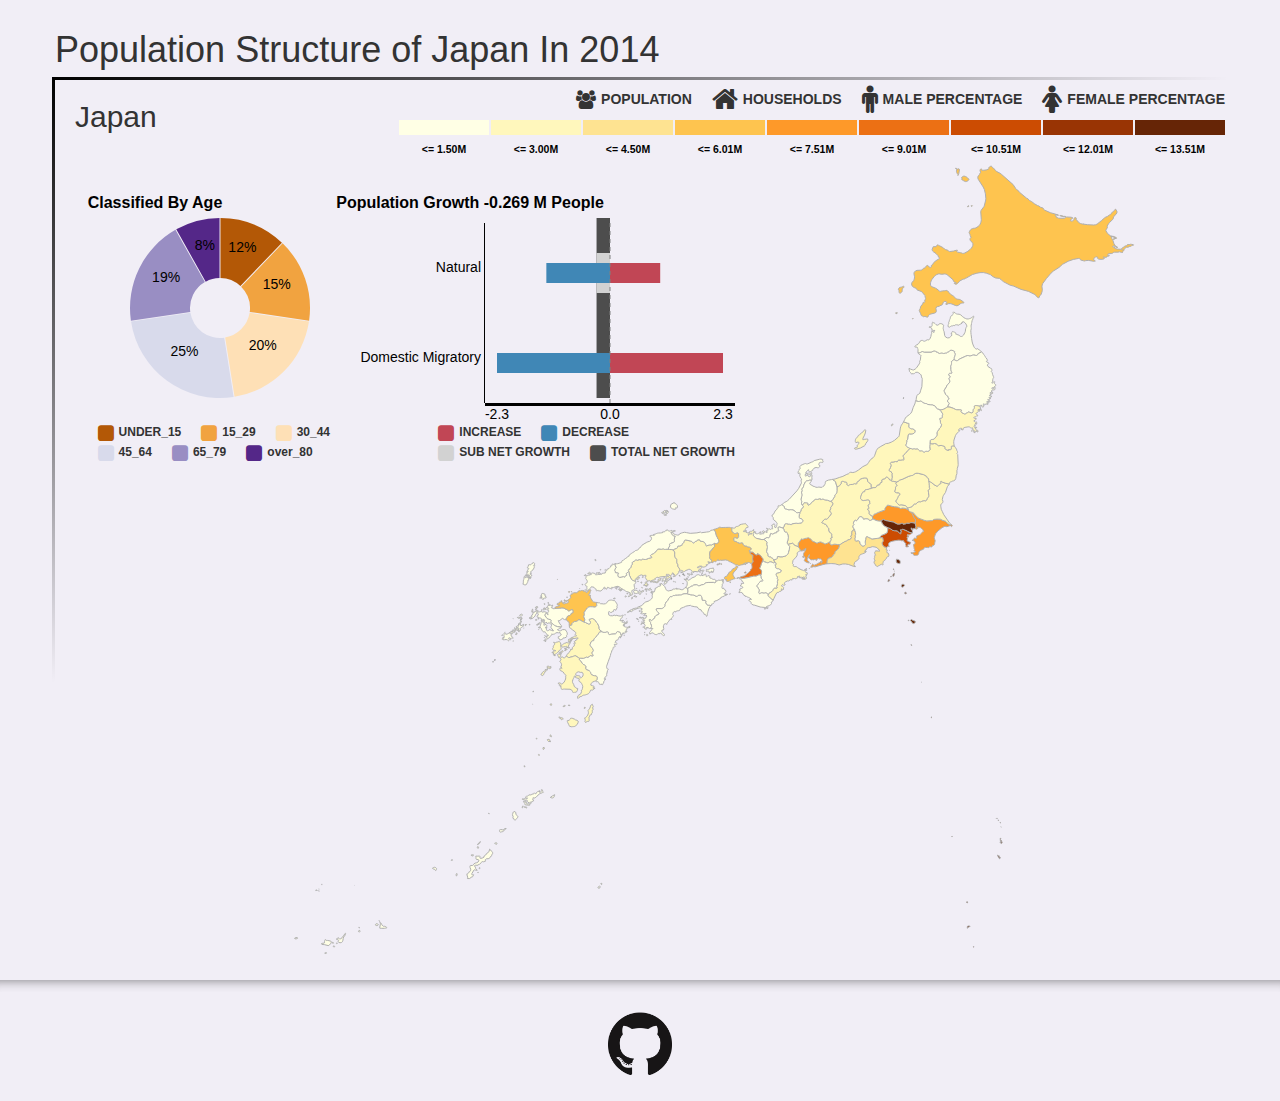
<file: proj-6-make-effective-data-visualization/first_sketch/index.html>
<!DOCTYPE html>
<html lang="en">
<head>
  <title>Population in Japan</title>
  <meta charset="utf-8">
  <meta content="width=device-width, initial-scale=1" name="viewport">
  <link href="css/bootstrap.min.css" rel="stylesheet">
  <link href="css/font-awesome.min.css" rel="stylesheet">
  <link href="css/customize.css" rel="stylesheet">
  <script type="text/javascript" src="js/jquery-1.12.4.min.js"></script>
  <script type="text/javascript" src="js/bootstrap.min.js"></script>
  <script type="text/javascript" src="js/colorbrewer.min.js"></script>
  <script type="text/javascript" src="js/d3.v3.min.js"></script>
  <script type="text/javascript" src="js/topojson.min.js"></script>
  <script type="text/javascript" src="js/d3-legend.min.js"></script>
  <script type="text/javascript" src="js/datamaps.jpn.min.js"></script>
  <script type="text/javascript" src="js/customize.js"></script>
</head>
<body>
<div class="container"  style="position:relative; padding-top: 10px;">
  <!--
  <div class="row">
    <div class="navbar-wrapper">
      <nav class="navbar navbar-inverse" role="navigation">
        <div class="navbar-header">
          <a id="nav-population" class="navbar-brand nav-active" href="#">POPULATION</a>
          <a id="nav-economics" class="navbar-brand" href="#">ECONOMICS</a>
        </div>
      </nav>
    </div>
  </div>
  -->
  <div class="row">
    <h1>Population Structure of Japan In 2014</h1>
  </div>
  <div class="row">
    <div style="position:relative;">
      <div id="detail_info">
        <div class="row"><h2 class="prefecture_name">Japan</h2></div>
        <div class="row">
          <div id="pie-chart"></div>
          <div id="bullet-chart"></div>
        </div>
      </div>
    </div>
  </div>
  <div class="row">
    <div id="map"></div>
  </div>
</div>
<hr class="style-shadow">
<footer>
  <div class="container">
    <div align="middle">
      <a href="https://github.com/ddrsmile/visualize" TARGET = "_blank"><img src="img/GitHub-Mark-120px-plus.png" width="64px" height="64px"></a>
    </div>
  </div>
</footer>
<script>
    $(document).ready(function() {
      create_graph('population')

      $(".navbar  a").on('click', function() {
        // highlight the tab that the reader clicks.
        $(this).siblings().removeClass("nav-active");
        $(this).addClass("nav-active");

        // Clear the existing map.
        $('div#map').children().remove();
        $('div#pie-chart').children().remove();
        $('div#bullet-chart').children().remove();

        // recreate the map
        topic = $(this).attr('id').split("-")[1];
        create_graph(topic)

      });

    });
</script>
</body>
</html>
</file>
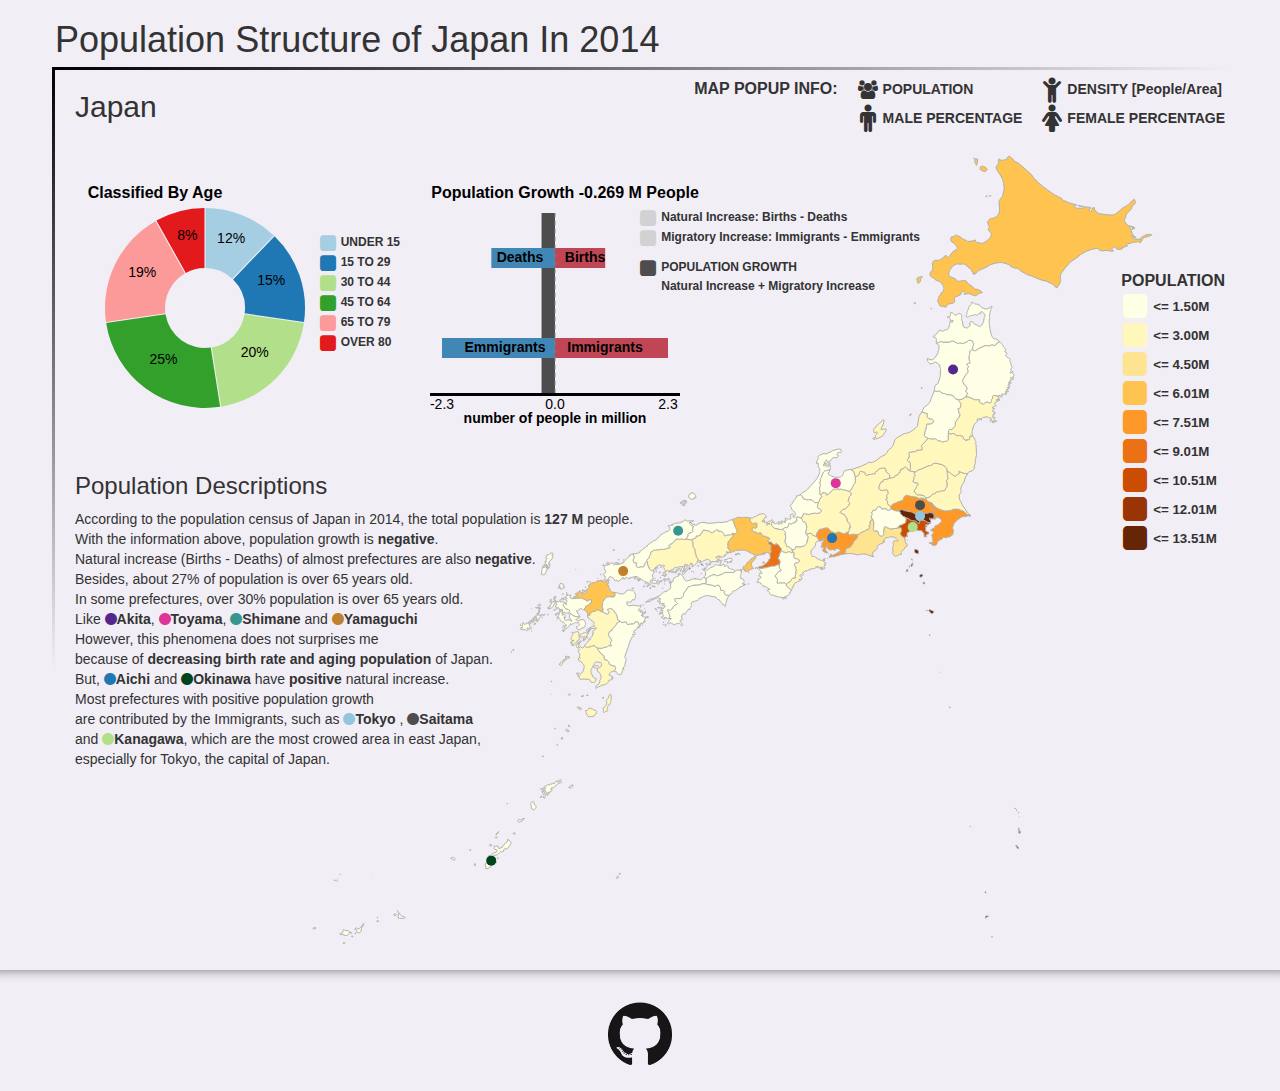
<file: proj-6-make-effective-data-visualization/second_sketch/index.html>
<!DOCTYPE html>
<html lang="en">
<head>
  <title>Population in Japan</title>
  <meta charset="utf-8">
  <meta content="width=device-width, initial-scale=1" name="viewport">
  <link href="css/bootstrap.min.css" rel="stylesheet">
  <link href="css/font-awesome.min.css" rel="stylesheet">
  <link href="css/customize.css" rel="stylesheet">
  <script type="text/javascript" src="js/jquery-1.12.4.min.js"></script>
  <script type="text/javascript" src="js/bootstrap.min.js"></script>
  <script type="text/javascript" src="js/colorbrewer.min.js"></script>
  <script type="text/javascript" src="js/d3.v3.min.js"></script>
  <script type="text/javascript" src="js/topojson.min.js"></script>
  <script type="text/javascript" src="js/datamaps.jpn.min.js"></script>
  <script type="text/javascript" src="js/customize.js"></script>
</head>
<body>
<div class="container"  style="position:relative;">
  <div id="population">
    <div class="row">
      <h1>Population Structure of Japan In 2014</h1>
    </div>
    <div class="row">
      <div style="position:relative;">
        <div class="detail_info">
          <div class="row"><h2 class="prefecture_name">Japan</h2></div>
          <div class="row">
            <div id="doughnut-age" class="doughnut-chart"></div>
            <div id="bar-growth" class="bar-chart"></div>
            <div id="population-descriptions" class="descriptions">
              <h3>Population Descriptions</h3>
              <p>According to the population census of Japan in 2014, the total population is <strong>127 M</strong> people. </p>
              <p>With the information above, population growth is <strong>negative</strong>.</p>
              <p>Natural increase (Births - Deaths) of almost prefectures are also <strong>negative</strong>.</p>
              <p>Besides, about 27% of population is over 65 years old.</p>
              <p>In some prefectures, over 30% population is over 65 years old.</p>
              <p>Like <i class="fa fa-circle" style="color: #54278f"></i><strong>Akita</strong>,
                <i class="fa fa-circle" style="color: #dd3497"></i><strong>Toyama</strong>,
                <i class="fa fa-circle" style="color: #35978f"></i><strong>Shimane</strong> and
                <i class="fa fa-circle" style="color: #bf812d"></i><strong>Yamaguchi</strong></p>
              <p>However, this phenomena does not surprises me</p>
              <p>because of <strong>decreasing birth rate and aging population</strong> of Japan.</p>
              <p>But, <i class="fa fa-circle" style="color: #1f78b4"></i><strong>Aichi</strong> and
                <i class="fa fa-circle" style="color: #00441b"></i><strong>Okinawa</strong>
                have <strong>positive</strong> natural increase.</p>
              <p>Most prefectures with positive population growth </p>
              <p>are contributed by the Immigrants, such as <i class="fa fa-circle" style="color: #92c5de"></i><strong>Tokyo</strong>
                , <i class="fa fa-circle" style="color: #4d4d4d"></i><strong>Saitama</strong></p>
              <p>  and <i class="fa fa-circle" style="color: #b2df8a"></i><strong>Kanagawa</strong>,
              which are the most crowed area in east Japan,</p>
              <p> especially for Tokyo, the capital of Japan.</p>
            </div>
          </div>
        </div>
      </div>
    </div>
    <div class="row">
      <div id="map"></div>
    </div>
  </div>
</div>
<hr class="style-shadow">
<footer>
  <div class="container">
    <div align="middle">
      <a href="https://github.com/ddrsmile/visualize" TARGET = "_blank"><img src="img/GitHub-Mark-120px-plus.png" width="64px" height="64px"></a>
    </div>
  </div>
</footer>
<script>
    d3.csv("data/data.csv", function(error, data){
        var collected_data = collect_data(data);
        create_graph(collected_data);
    });
</script>
</body>
</html>
</file>
<file: proj-6-make-effective-data-visualization/first_sketch/css/customize.css>
body{
    background-color: #f1eef6;
}

.nav-active {
    background-color: #000;
    color: #FFF !important;
}

#detail_info {
    position: absolute;
    padding-left: 20px;
    height: 600px;
    width: 100%;
    top: 0;
    left: 0;
    z-index: -1;
}

#detail_info .row {
    margin: 0;
}

#detail_info:before, #detail_info:after {
    content: "";
    position: absolute;
    top: -3px;
    left: -3px;
    z-index: -1;
}

#detail_info:before {
    bottom: -3px;
    width: 3px;
    background-image: -webkit-gradient(linear, 0 0, 0 100%, from(#000), to(transparent));
    background-image: -webkit-linear-gradient(#000, transparent);
    background-image: -moz-linear-gradient(#000, transparent);
    background-image: -o-linear-gradient(#000, transparent);

}

#detail_info:after {
    right: -3px;
    height: 3px;
    background-image: -webkit-gradient(linear, 0 0, 100% 0, from(#000), to(transparent));
    background-image: -webkit-linear-gradient(left, #000, transparent);
    background-image: -moz-linear-gradient(left, #000, transparent);
    background-image: -o-linear-gradient(left, #000, transparent);
}

table.map-pop tr.first-tr td {
    border-bottom: 1px dashed black;
}

table.map-pop tr td.td-icon {
    text-align: center;
}

table.map-pop tr td.td-val {
    text-align: right;
    padding:0 20px;
    font-weight: bold;

}

table#map-icon-legend tr td.td-legend-icon {
    text-align: center;
    padding-left: 20px;
}

table#map-icon-legend tr td.td-legend-val {
    text-align: right;
    padding-left: 5px;
    padding-right: 0;
    font-weight: bold;

}


#map {
    position: relative;
    width: 100%;
    height: 800px;
    margin-top: 80px;
}

#pie-chart {
    position: relative;
    width: 250px;
    float: left;
    margin-top: 50px;
    margin-left: 5px;
}


div#bullet-chart {
    position: relative;
    width: 400px;
    float: left;
    margin-top: 50px;
    margin-left: 5px;
}

table#bullet-icon-legend tr td.td-legend-icon,
table#pie-icon-legend tr td.td-legend-icon {
    text-align: center;
    padding-left: 20px;
}

table#bullet-icon-legend tr td.td-legend-val,
table#pie-icon-legend tr td.td-legend-val {
    text-align: right;
    padding-left: 5px;
    padding-right: 0;
    font-weight: bold;
    font-size: 9pt;

}

footer {
    clear: both;
    padding-bottom: 25px;
}

#font-awesome-logo {
    display: inline;
    width: 64px;
    height: 64px;
    padding: 15px;
}

#font-awesome-logo i {
    color: #a5d8c7;
    text-shadow: 0 1px 0 rgba(0,0,0,0.15);
}

hr.style-gradient {
    border: 0;
    height: 1px;
    background-image: linear-gradient(to right, rgba(0, 0, 0, 0), rgba(0, 0, 0, 0.75), rgba(0, 0, 0, 0));
}

hr.style-shadow {
    height: 12px;
    border: 0;
    box-shadow: inset 0 12px 12px -12px rgba(0, 0, 0, 0.5);
}
</file>
<file: proj-6-make-effective-data-visualization/second_sketch/css/customize.css>
body{
    background-color: #f1eef6;
}

.detail_info {
    position: absolute;
    padding-left: 20px;
    height: 600px;
    width: 100%;
    top: 0;
    left: 0;
}

.detail_info .row {
    margin: 0;
}

.detail_info:before, .detail_info:after {
    content: "";
    position: absolute;
    top: -3px;
    left: -3px;
    z-index: -1;
}

.detail_info:before {
    bottom: -3px;
    width: 3px;
    background-image: -webkit-gradient(linear, 0 0, 0 100%, from(#000), to(transparent));
    background-image: -webkit-linear-gradient(#000, transparent);
    background-image: -moz-linear-gradient(#000, transparent);
    background-image: -o-linear-gradient(#000, transparent);

}

.detail_info:after {
    right: -3px;
    height: 3px;
    background-image: -webkit-gradient(linear, 0 0, 100% 0, from(#000), to(transparent));
    background-image: -webkit-linear-gradient(left, #000, transparent);
    background-image: -moz-linear-gradient(left, #000, transparent);
    background-image: -o-linear-gradient(left, #000, transparent);
}

table.map-pop tr.first-tr td {
    border-bottom: 1px dashed black;
}

table.map-pop tr td.td-icon {
    text-align: center;
}

table.map-pop tr td.td-val {
    text-align: left;
    padding:0 20px;
    font-weight: bold;
}

table#map-icon-legend tr td.td-legend-icon {
    text-align: center;
    padding-left: 20px;
}

table#map-icon-legend tr td.td-legend-val {
    text-align: left;
    padding-left: 5px;
    padding-right: 0;
    font-weight: bold;
}

#map {
    position: relative;
    width: 100%;
    height: 800px;
    margin-top: 80px;
}

.doughnut-chart, .bar-chart {
    position: relative;
    float: left;
}

#doughnut-age {
    width: 250px;
    margin-top: 50px;
    margin-left: 5px;
}


#bar-growth {
    width: 400px;
    margin-top: 50px;
    margin-left: 80px;
}

table.map-color-legend tr td.td-legend-icon,
table.bar-icon-legend tr td.td-legend-icon,
table.doughnut-icon-legend tr td.td-legend-icon {
    text-align: center;
}

table.map-color-legend tr td.td-legend-val,
table.bar-icon-legend tr td.td-legend-val,
table.doughnut-icon-legend tr td.td-legend-val {
    text-align: left;
    padding-left: 5px;
    padding-right: 0;
    font-weight: bold;
    font-size: 9pt;
}

.descriptions {
    clear:left;
}

.descriptions p {
    margin: 0;
}

footer {
    clear: both;
    padding-bottom: 25px;
}

hr.style-gradient {
    border: 0;
    height: 1px;
    background-image: linear-gradient(to right, rgba(0, 0, 0, 0), rgba(0, 0, 0, 0.75), rgba(0, 0, 0, 0));
}

hr.style-shadow {
    height: 12px;
    border: 0;
    box-shadow: inset 0 12px 12px -12px rgba(0, 0, 0, 0.5);
}
</file>
